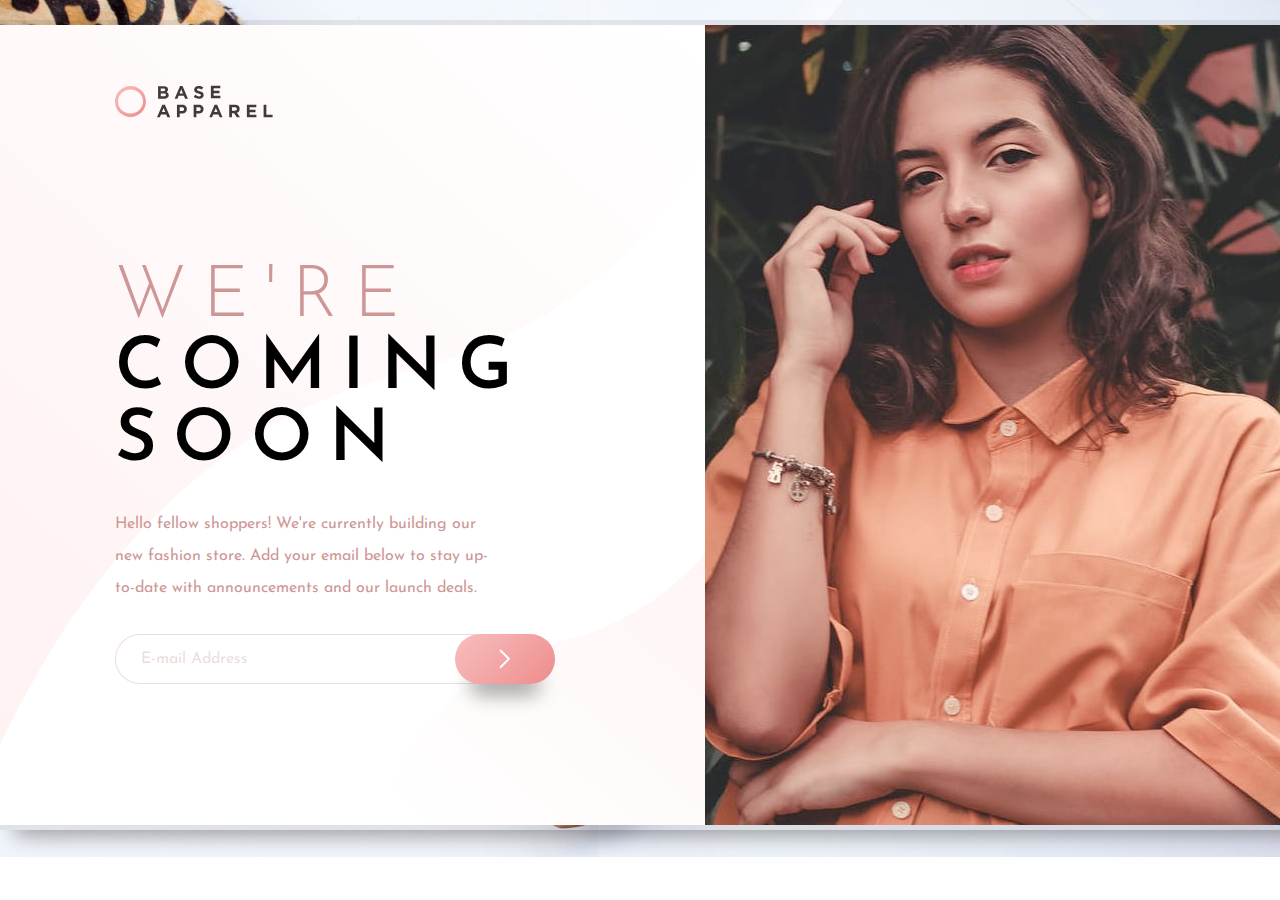
<file: 02-apparel-layout/index.html>
<!DOCTYPE html>
<html lang="en">
	<head>
		<meta charset="UTF-8" />
		<meta name="viewport" content="width=device-width, initial-scale=1.0" />
		<link
			rel="icon"
			type="image/png"
			sizes="32x32"
			href="./images/favicon-32x32.png"
		/>
		<link rel="stylesheet" href="main.css" />
		<title>Frontend Mentor | Base Apparel coming soon page</title>
		<link rel="preconnect" href="https://fonts.googleapis.com" />
		<link rel="preconnect" href="https://fonts.gstatic.com" crossorigin />
		<link
			href="https://fonts.googleapis.com/css2?family=Josefin+Sans:wght@300;400;600&display=swap"
			rel="stylesheet"
		/>
	</head>

	<body>
		<div class="preview">
			<main>
				<div class="wrapper">
					<header>
						<img class="logo" src="images/logo.svg" alt="" />
						<div class="hamburger">
							<div class="bar-top"></div>
							<div class="bar-mid"></div>
							<div class="bar-bot"></div>
						</div>
					</header>

					<div class="mobile-hero">
						<img src="images/hero-mobile.jpg" alt="" />
					</div>

					<div class="menu">
						<a href="#about">About <span>Us</span></a>
					</div>

					<section>
						<h1>
							<span>We're</span><br />
							coming<br />
							soon<br />
						</h1>
						<p>
							Hello fellow shoppers! We're currently building our
							new fashion store. Add your email below to stay
							up-to-date with announcements and our launch deals.
						</p>
					</section>

					<form action="">
						<label for="email"></label>
						<input
							type="email"
							id="email"
							name="email"
							placeholder="E-mail Address"
						/><button type="submit"></button>
						<p class="message error">
							Please provide a valid e-mail.
						</p>
					</form>
				</div>

				<aside>
					<img class="hero" src="images/hero-desktop.jpg" alt="" />
				</aside>
			</main>
		</div>

		<script src="app.js"></script>
	</body>
</html>
</file>
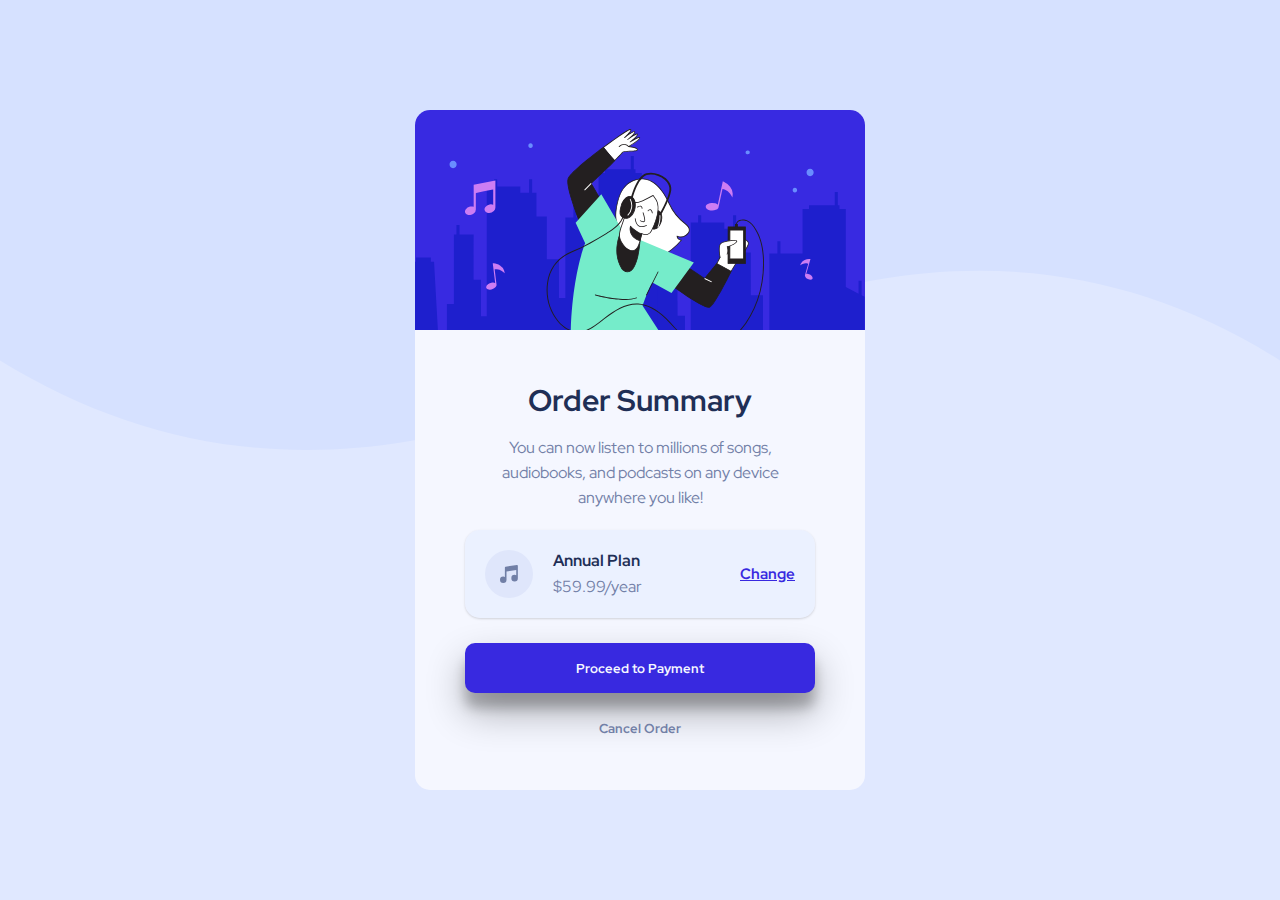
<file: 03-order-summary-component/index.html>
<!DOCTYPE html>
<html lang="en">
	<head>
		<meta charset="UTF-8" />
		<meta name="viewport" content="width=device-width, initial-scale=1.0" />
		<link rel="preconnect" href="https://fonts.googleapis.com" />
		<link rel="preconnect" href="https://fonts.gstatic.com" crossorigin />
		<link
			href="https://fonts.googleapis.com/css2?family=Red+Hat+Display:wght@500;700;900&display=swap"
			rel="stylesheet"
		/>
		<link rel="stylesheet" href="main.css" />
		<title>Order Summary Card</title>
	</head>
	<body>
		<section class="container">
			<div class="order-header">
				<img
					class="hero"
					src="./images/illustration-hero.svg"
					alt="illustration"
				/>
			</div>

			<div class="order-content">
				<div class="order-summary">
					<h1 class="order-title">Order Summary</h1>
					<p class="order-desc">
						You can now listen to millions of songs, audiobooks, and
						podcasts on any device anywhere you like!
					</p>
				</div>

				<div class="order-details">
					<div class="order">
						<img
							class="details-img"
							src="./images/icon-music.svg"
							alt="music icon"
						/>
						<div class="order-info">
							<h4 class="details-title">Annual Plan</h4>
							<p class="details-price">$59.99/year</p>
						</div>
					</div>
					<a href="#" class="details-action">Change</a>
				</div>

				<div class="order-buttons">
					<button class="btn btn-proceed">Proceed to Payment</button>
					<button class="btn btn-cancel">Cancel Order</button>
				</div>
			</div>
		</section>
	</body>
</html>
</file>
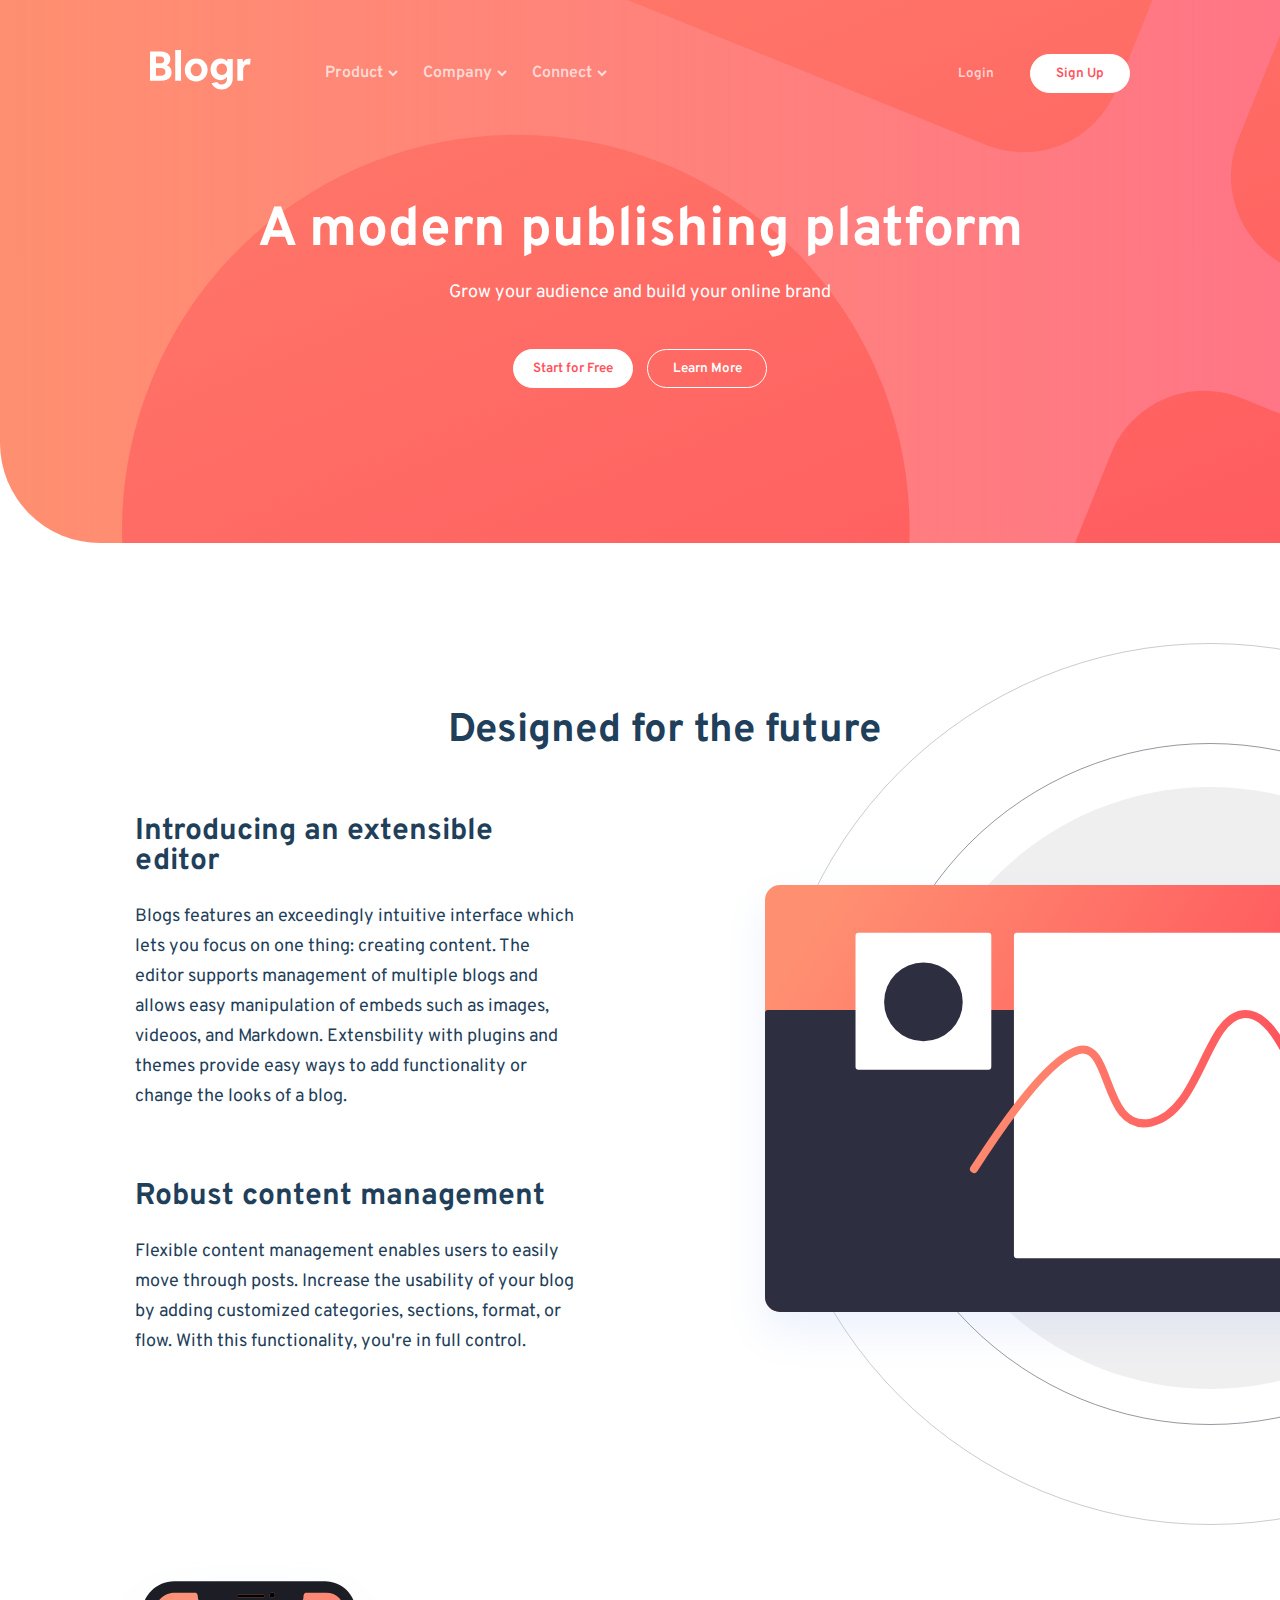
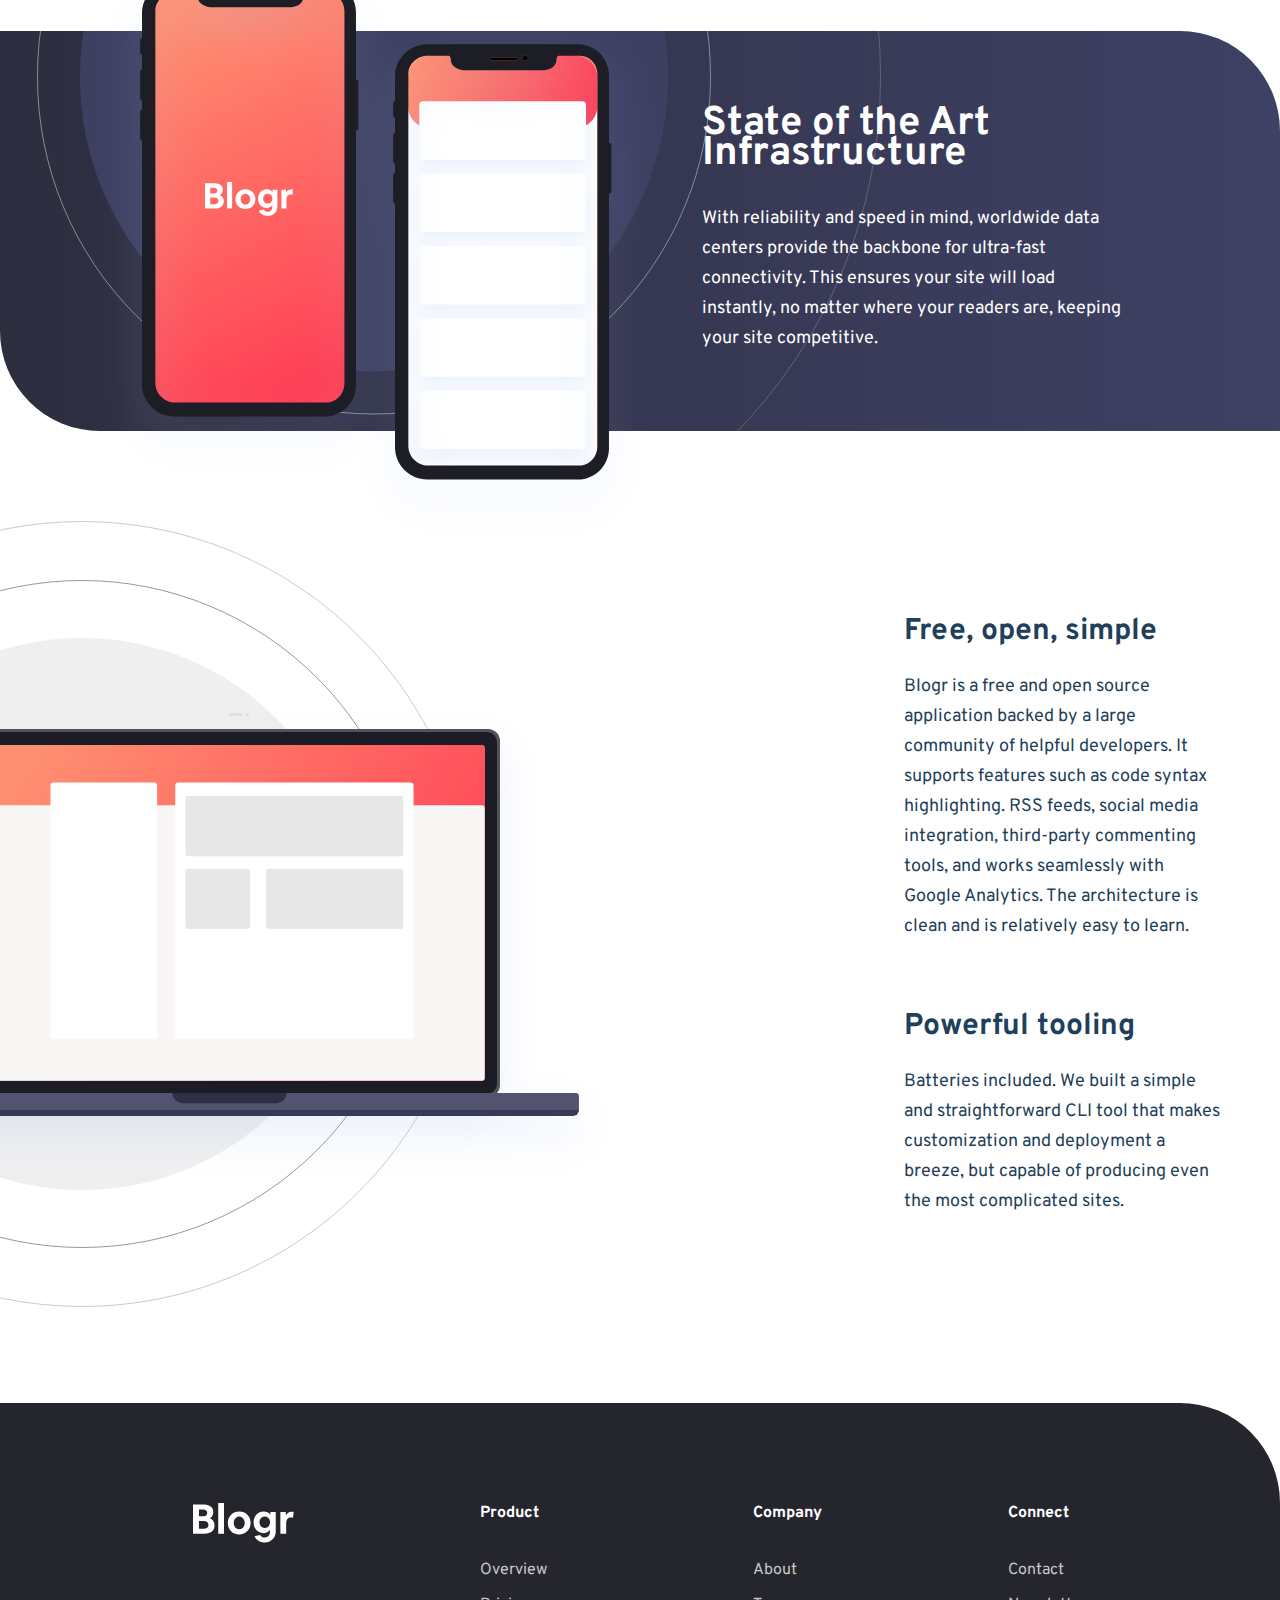
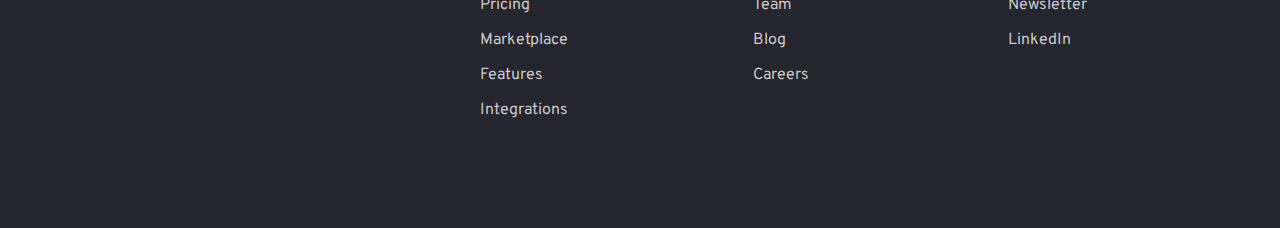
<file: 04-blogr-layout/index.html>
<!DOCTYPE html>
<html lang="en">
	<head>
		<meta charset="UTF-8" />
		<meta name="viewport" content="width=device-width, initial-scale=1.0" />
		<link rel="stylesheet" href="main.css" />
		<link rel="preconnect" href="https://fonts.googleapis.com" />
		<link rel="preconnect" href="https://fonts.gstatic.com" crossorigin />
		<link
			href="https://fonts.googleapis.com/css2?family=Overpass:wght@300;600&family=Ubuntu:wght@400;500;700&display=swap"
			rel="stylesheet"
		/>
		<title>[Blogr]</title>
	</head>
	<body>
		<div class="wrapper">
			<header class="header">
				<nav class="header-nav">
					<div class="header-nav__logo">
						<img class="logo" src="./images/logo.svg" alt="Logo" />
					</div>
					<div class="header-nav__wrapper">
						<div>
							<ul class="header-nav__links">
								<li>
									Product<img
										src="./images/icon-arrow-light.svg"
										alt="Arrow"
									/>
								</li>
								<li>
									Company<img
										src="./images/icon-arrow-light.svg"
										alt="Arrow"
									/>
								</li>
								<li>
									Connect<img
										src="./images/icon-arrow-light.svg"
										alt="Arrow"
									/>
								</li>
							</ul>
						</div>
						<div class="header-nav__actions">
							<button class="header-btn__login">Login</button>
							<button class="header-btn__signup">Sign Up</button>
						</div>
					</div>
				</nav>

				<div class="header-hero__wrapper">
					<div class="header-hero">
						<h1 class="header-hero__heading">
							A modern publishing platform
						</h1>
						<p class="header-hero__text">
							Grow your audience and build your online brand
						</p>
					</div>
					<div class="cta">
						<button class="cta-btn__start">Start for Free</button>
						<button class="cta-btn__learn">Learn More</button>
					</div>
				</div>
			</header>

			<section class="section-editor">
				<div>
					<h2 class="section-editor__title">
						Designed for the future
					</h2>
				</div>

				<div class="section-editor__wrapper">
					<div class="section-editor__content">
						<div class="section-editor__sub">
							<h3 class="section-editor__heading">
								Introducing an extensible editor
							</h3>
							<p class="section-editor__text">
								Blogs features an exceedingly intuitive
								interface which lets you focus on one thing:
								creating content. The editor supports management
								of multiple blogs and allows easy manipulation
								of embeds such as images, videoos, and Markdown.
								Extensbility with plugins and themes provide
								easy ways to add functionality or change the
								looks of a blog.
							</p>
						</div>

						<div class="section-editor__sub">
							<h3 class="section-editor__heading">
								Robust content management
							</h3>
							<p class="section-editor__text">
								Flexible content management enables users to
								easily move through posts. Increase the
								usability of your blog by adding customized
								categories, sections, format, or flow. With this
								functionality, you're in full control.
							</p>
						</div>
					</div>

					<div class="section-editor__image">
						<img
							class="image-editor"
							src="./images/illustration-editor-desktop.svg"
							alt="Editor"
						/>
					</div>
				</div>
			</section>

			<section class="section-phones">
				<div class="section-phones__image">
					<img
						class="image-phones"
						src="./images/illustration-phones.svg"
						alt="Phones"
					/>
				</div>

				<div class="section-phones__sub">
					<h2 class="section-phones__heading">
						State of the Art Infrastructure
					</h2>
					<p class="section-phones__text">
						With reliability and speed in mind, worldwide data
						centers provide the backbone for ultra-fast
						connectivity. This ensures your site will load
						instantly, no matter where your readers are, keeping
						your site competitive.
					</p>
				</div>
			</section>

			<section class="section-laptop">
				<div class="section-laptop__image">
					<img
						class="image-laptop"
						src="./images/illustration-laptop-desktop.svg"
						alt="Laptop"
					/>
				</div>

				<div class="section-laptop__content">
					<div class="section-laptop__sub">
						<h3 class="section-laptop__heading">
							Free, open, simple
						</h3>
						<p class="section-laptop__text">
							Blogr is a free and open source application backed
							by a large community of helpful developers. It
							supports features such as code syntax highlighting.
							RSS feeds, social media integration, third-party
							commenting tools, and works seamlessly with Google
							Analytics. The architecture is clean and is
							relatively easy to learn.
						</p>
					</div>

					<div class="section-laptop__sub">
						<h3 class="section-laptop__heading">
							Powerful tooling
						</h3>
						<p class="section-laptop__text">
							Batteries included. We built a simple and
							straightforward CLI tool that makes customization
							and deployment a breeze, but capable of producing
							even the most complicated sites.
						</p>
					</div>
				</div>
			</section>

			<footer class="footer">
				<div class="footer-logo">
					<img class="logo" src="./images/logo.svg" alt="Logo" />
				</div>

				<div class="footer-product">
					<h4 class="footer-product__heading">Product</h4>
					<ul class="footer-product__nav">
						<li>Overview</li>
						<li>Pricing</li>
						<li>Marketplace</li>
						<li>Features</li>
						<li>Integrations</li>
					</ul>
				</div>

				<div class="footer-company">
					<h4 class="footer-company__heading">Company</h4>
					<ul class="footer-company__nav">
						<li>About</li>
						<li>Team</li>
						<li>Blog</li>
						<li>Careers</li>
					</ul>
				</div>

				<div class="footer-connect">
					<h4 class="footer-connect__heading">Connect</h4>
					<ul class="footer-company__nav">
						<li>Contact</li>
						<li>Newsletter</li>
						<li>LinkedIn</li>
					</ul>
				</div>
			</footer>
		</div>
	</body>
</html>
</file>
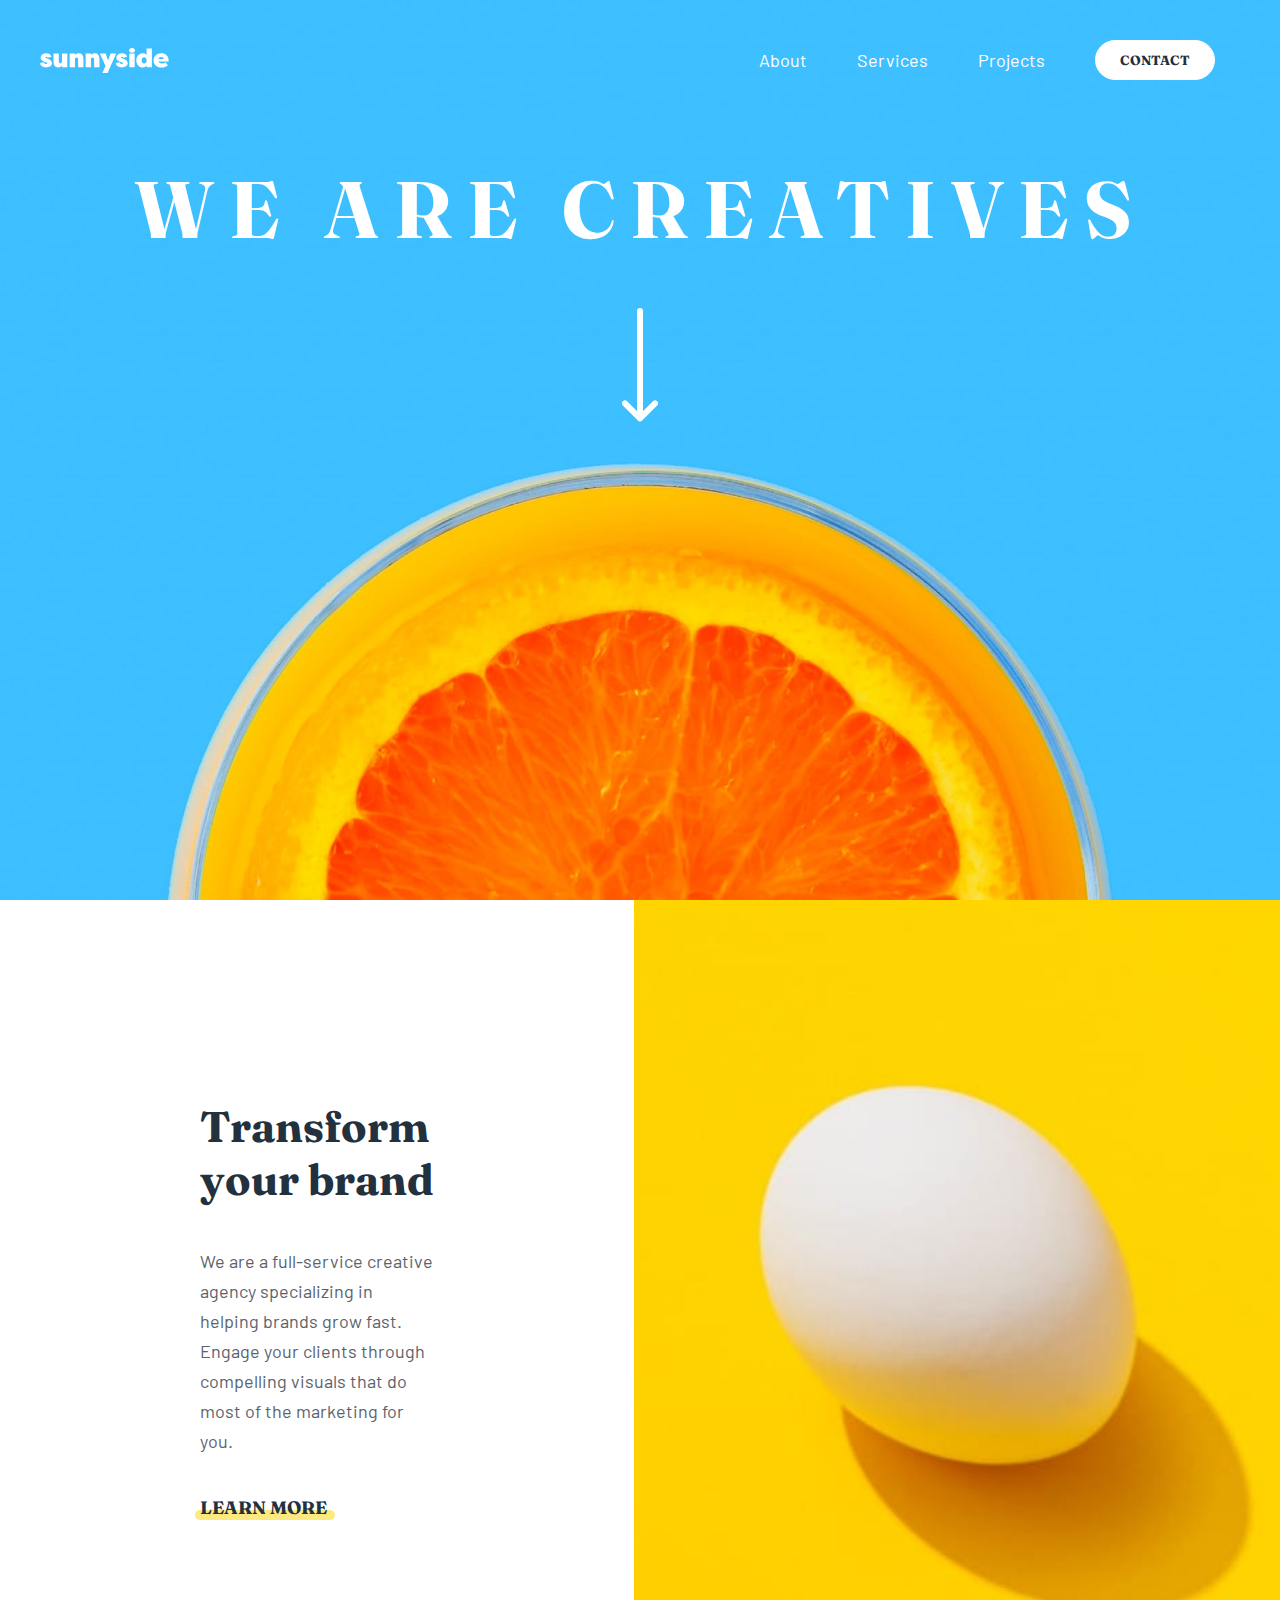
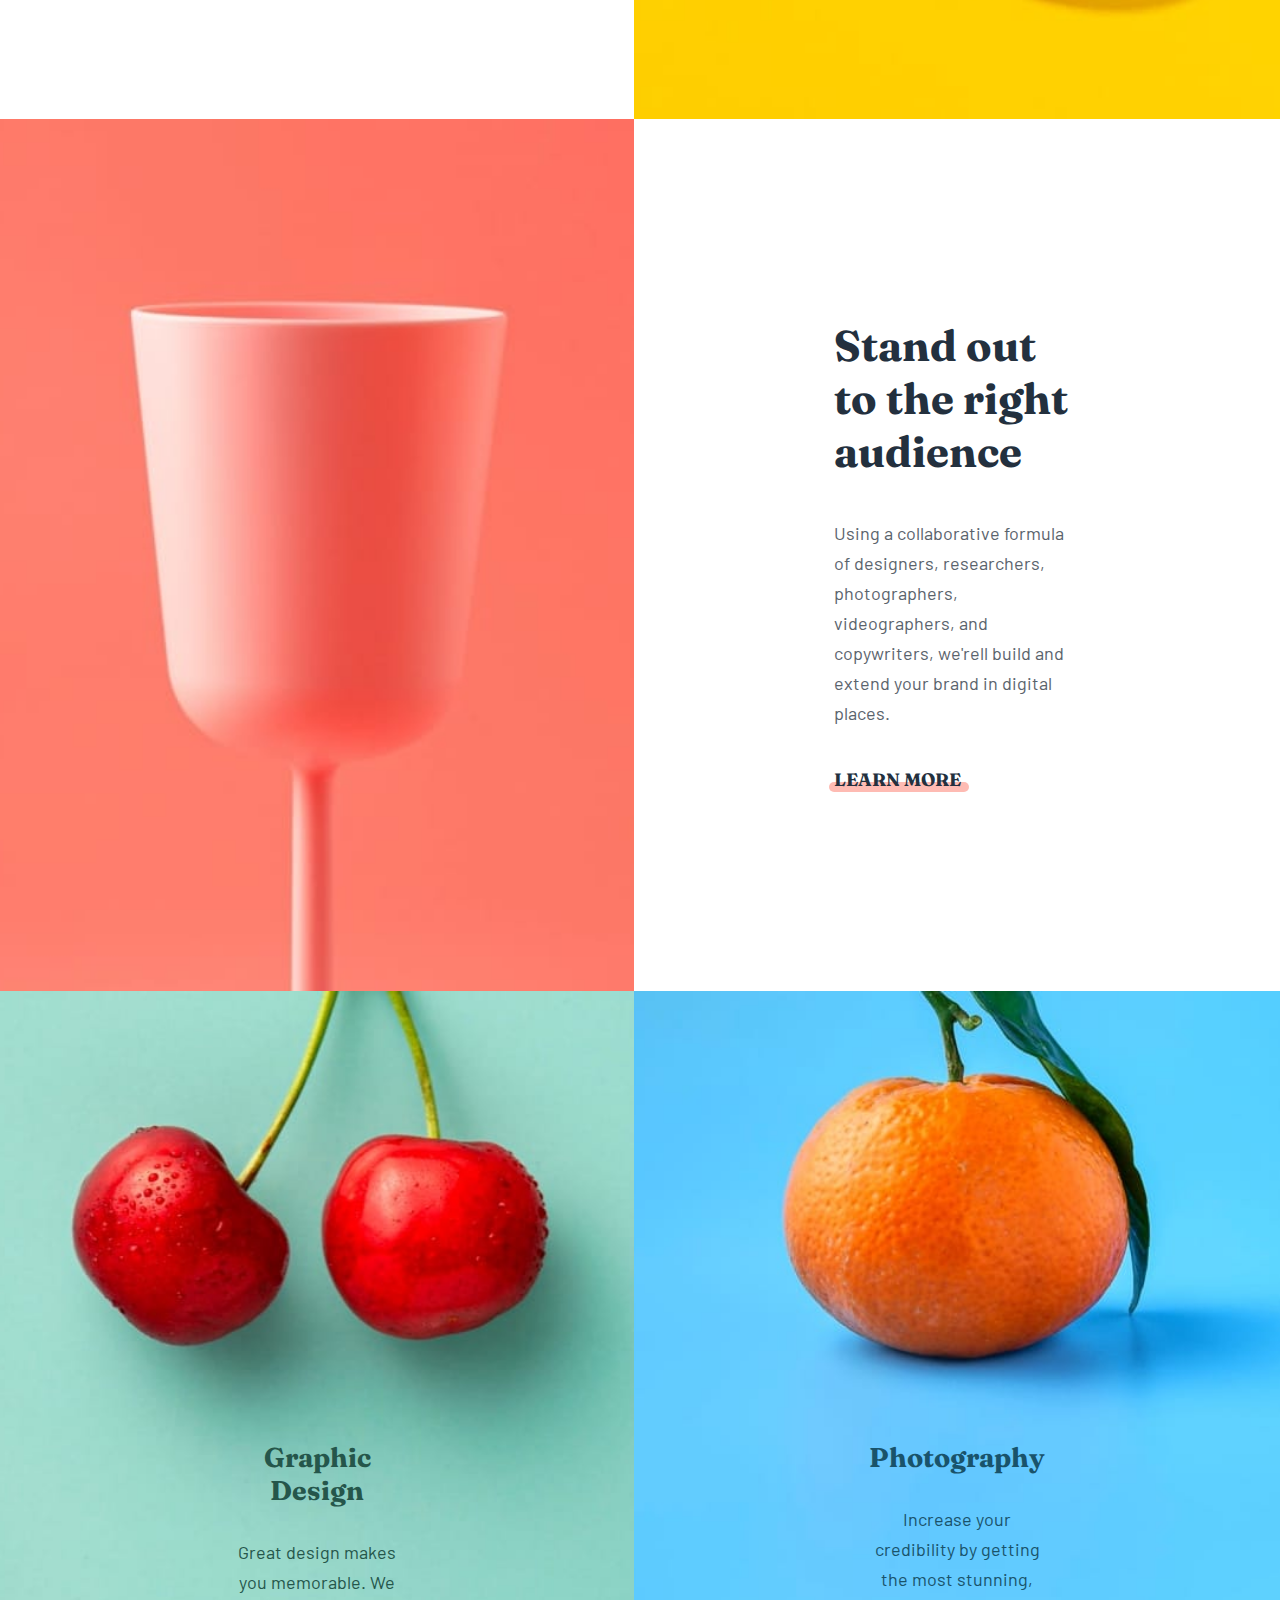
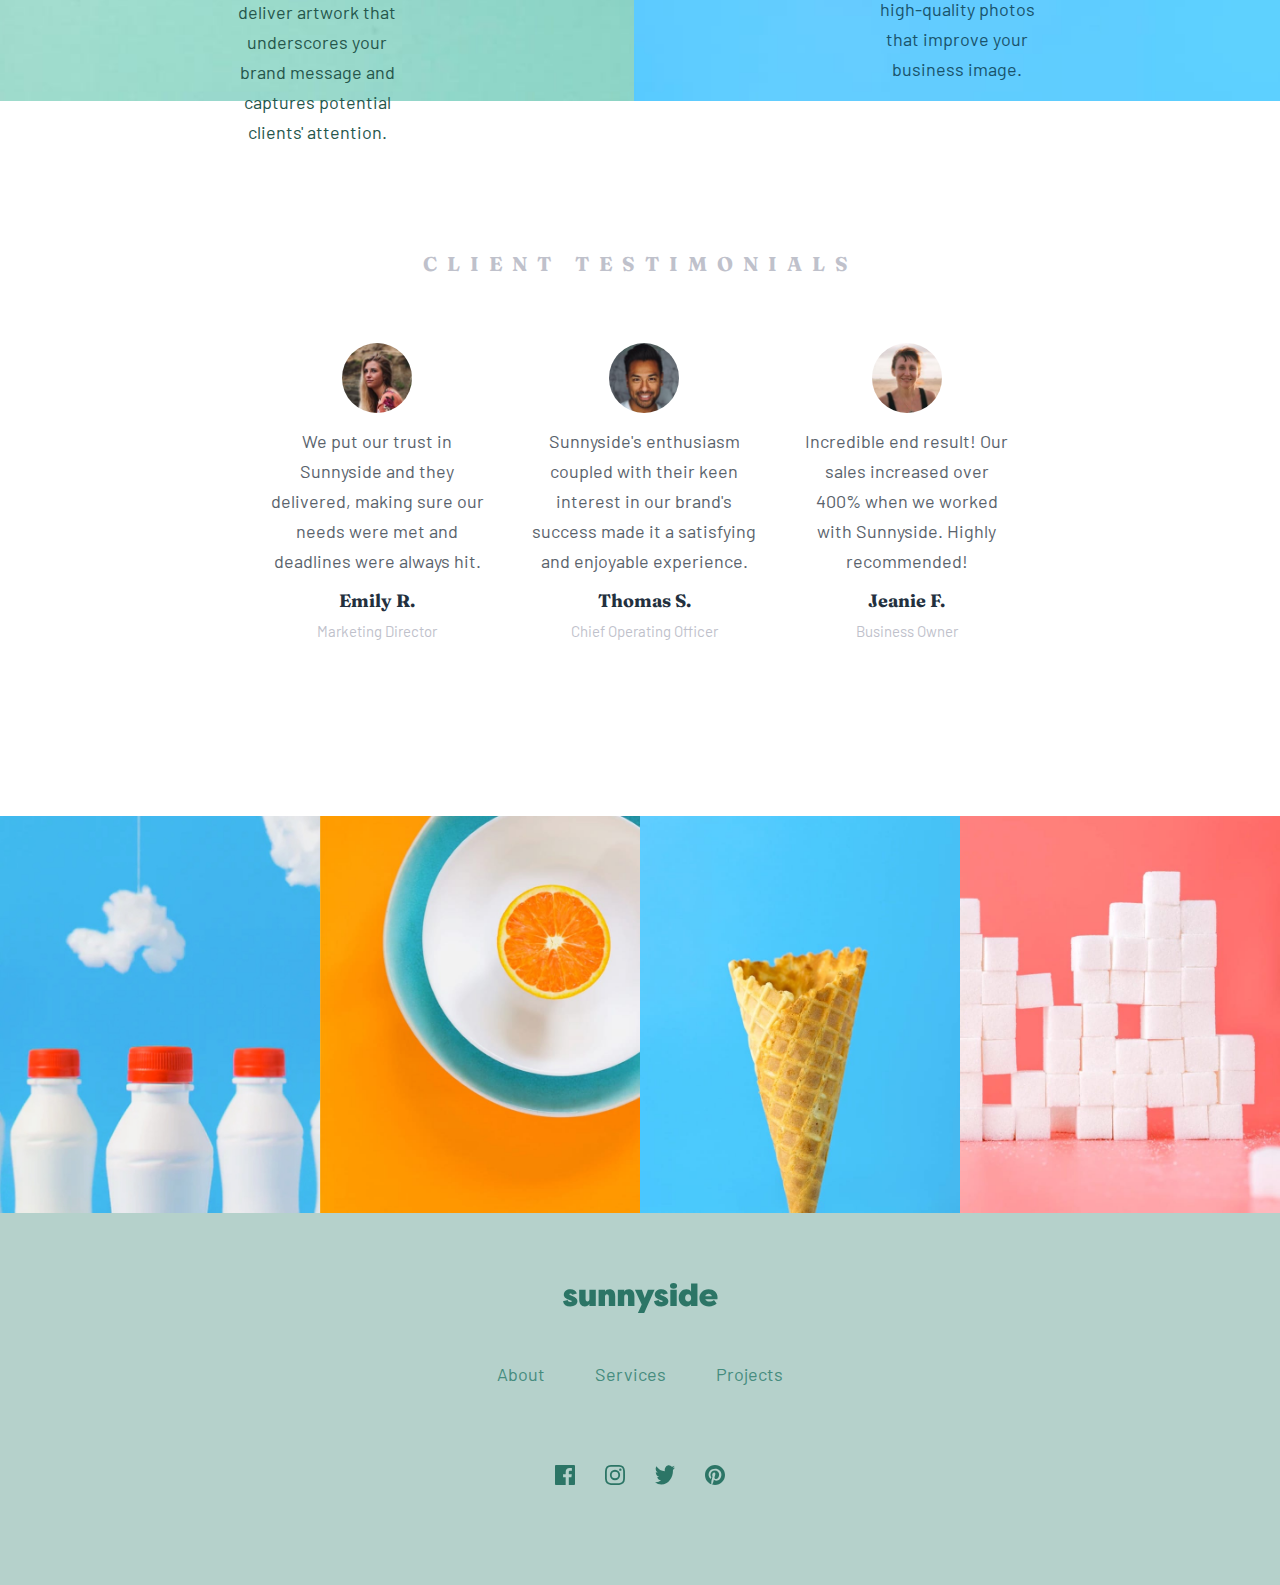
<file: 05-sunnyside-agency-layout/index.html>
<!DOCTYPE html>
<html lang="en">
	<head>
		<meta charset="UTF-8" />
		<meta name="viewport" content="width=device-width, initial-scale=1.0" />
		<title>Sunnyside Agency</title>
		<link rel="stylesheet" href="styles.css" />
		<link rel="preconnect" href="https://fonts.googleapis.com" />
		<link rel="preconnect" href="https://fonts.gstatic.com" crossorigin />
		<link
			href="https://fonts.googleapis.com/css2?family=Barlow:wght@500;600;700&family=Fraunces:ital,wght@0,600;0,700;1,900&display=swap"
			rel="stylesheet"
		/>
	</head>
	<body>
		<div class="container">
			<header class="header">
				<nav class="header-navbar">
					<img
						class="header-logo"
						src="./images/header-logo.svg"
						alt=""
					/>
					<img
						class="header-hamburger"
						src="./images/icon-hamburger.svg"
					/>
					<ul class="header-hamburger__menu">
						<li>About</li>
						<li>Services</li>
						<li>Projects</li>
						<li>
							<button class="header-hamburger__btn">
								Contact
							</button>
						</li>
					</ul>
					<ul class="header-navbar__menu">
						<li>About</li>
						<li>Services</li>
						<li>Projects</li>
						<li>
							<button class="header-navbar__btn">Contact</button>
						</li>
					</ul>
				</nav>

				<div class="header-hero">
					<h1 class="header-hero__title">We Are Creatives</h1>
					<img
						class="header-hero__arrow"
						src="./images/icon-arrow-down.svg"
						alt=""
					/>
				</div>
			</header>

			<main class="grid">
				<img
					class="section-transform__image"
					src="./images/desktop/image-transform.jpg"
					alt=""
				/>
				<div class="section-transform__container">
					<h2 class="section-transform__cta">Transform your brand</h2>
					<p class="section-transform__text">
						We are a full-service creative agency specializing in
						helping brands grow fast. Engage your clients through
						compelling visuals that do most of the marketing for
						you.
					</p>
					<h4 class="learn-more">Learn More</h4>
				</div>

				<img
					class="section-standout__image"
					src="./images/desktop/image-stand-out.jpg"
					alt=""
				/>
				<div class="section-standout__container">
					<h2 class="section-standout__cta">
						Stand out to the right audience
					</h2>
					<p class="section-standout__text">
						Using a collaborative formula of designers, researchers,
						photographers, videographers, and copywriters, we'rell
						build and extend your brand in digital places.
					</p>
					<h4 class="learn-more">Learn More</h4>
				</div>

				<section class="section-design">
					<h2 class="section-design__title">Graphic Design</h2>
					<p class="section-design__text">
						Great design makes you memorable. We deliver artwork
						that underscores your brand message and captures
						potential clients' attention.
					</p>
				</section>

				<section class="section-photography">
					<h2 class="section-photography__title">Photography</h2>
					<p class="section-photography__text">
						Increase your credibility by getting the most stunning,
						high-quality photos that improve your business image.
					</p>
				</section>

				<section class="section-testimonials">
					<h3 class="section-testimonials__title">
						Client Testimonials
					</h3>
					<div class="section-testimonials__container">
						<div class="section-testimonials__client">
							<img
								class="client-image"
								src="./images/image-emily.jpg"
								alt=""
							/>
							<p class="client-quote">
								We put our trust in Sunnyside and they
								delivered, making sure our needs were met and
								deadlines were always hit.
							</p>
							<div class="client-signature">
								<h4 class="client-name">Emily R.</h4>
								<p class="client-title">Marketing Director</p>
							</div>
						</div>

						<div class="section-testimonials__client">
							<img
								class="client-image"
								src="./images/image-thomas.jpg"
								alt=""
							/>
							<p class="client-quote">
								Sunnyside's enthusiasm coupled with their keen
								interest in our brand's success made it a
								satisfying and enjoyable experience.
							</p>
							<div class="client-signature">
								<h4 class="client-name">Thomas S.</h4>
								<p class="client-title">
									Chief Operating Officer
								</p>
							</div>
						</div>

						<div class="section-testimonials__client">
							<img
								class="client-image"
								src="./images/image-jennie.jpg"
								alt=""
							/>
							<p class="client-quote">
								Incredible end result! Our sales increased over
								400% when we worked with Sunnyside. Highly
								recommended!
							</p>
							<div class="client-signature">
								<h4 class="client-name">Jeanie F.</h4>
								<p class="client-title">Business Owner</p>
							</div>
						</div>
					</div>
				</section>

				<section class="section-gallery">
					<img
						class="section-gallery__image"
						src="./images/desktop/image-gallery-milkbottles.jpg"
						alt=""
					/>
					<img
						class="section-gallery__image"
						src="./images/desktop/image-gallery-orange.jpg"
						alt=""
					/>
					<img
						class="section-gallery__image"
						src="./images/desktop/image-gallery-cone.jpg"
						alt=""
					/>
					<img
						class="section-gallery__image"
						src="./images/desktop/image-gallery-sugarcubes.jpg"
						alt=""
					/>
				</section>

				<section class="section-gallery__mobile">
					<img
						class="section-gallery__mobile-image"
						src="./images/mobile/image-gallery-milkbottles.jpg"
						alt=""
					/>
					<img
						class="section-gallery__mobile-image"
						src="./images/mobile/image-gallery-orange.jpg"
						alt=""
					/>
					<img
						class="section-gallery__mobile-image"
						src="./images/mobile/image-gallery-cone.jpg"
						alt=""
					/>
					<img
						class="section-gallery__mobile-image"
						src="./images/mobile/image-gallery-sugarcubes.jpg"
						alt=""
					/>
				</section>
			</main>

			<footer class="footer">
				<img
					class="footer-logo"
					src="./images/footer-logo.svg"
					alt=""
				/>
				<div class="footer-container">
					<ul class="footer-menu">
						<li>About</li>
						<li>Services</li>
						<li>Projects</li>
					</ul>
				</div>

				<div class="footer-gallery">
					<img
						class="footer-gallery__image"
						src="./images/icon-facebook.svg"
						alt=""
					/>
					<img
						class="footer-gallery__image"
						src="./images/icon-instagram.svg"
						alt=""
					/>
					<img
						class="footer-gallery__image"
						src="./images/icon-twitter.svg"
						alt=""
					/>
					<img
						class="footer-gallery__image"
						src="./images/icon-pinterest.svg"
						alt=""
					/>
				</div>
			</footer>
		</div>

		<script src="app.js"></script>
	</body>
</html>
</file>
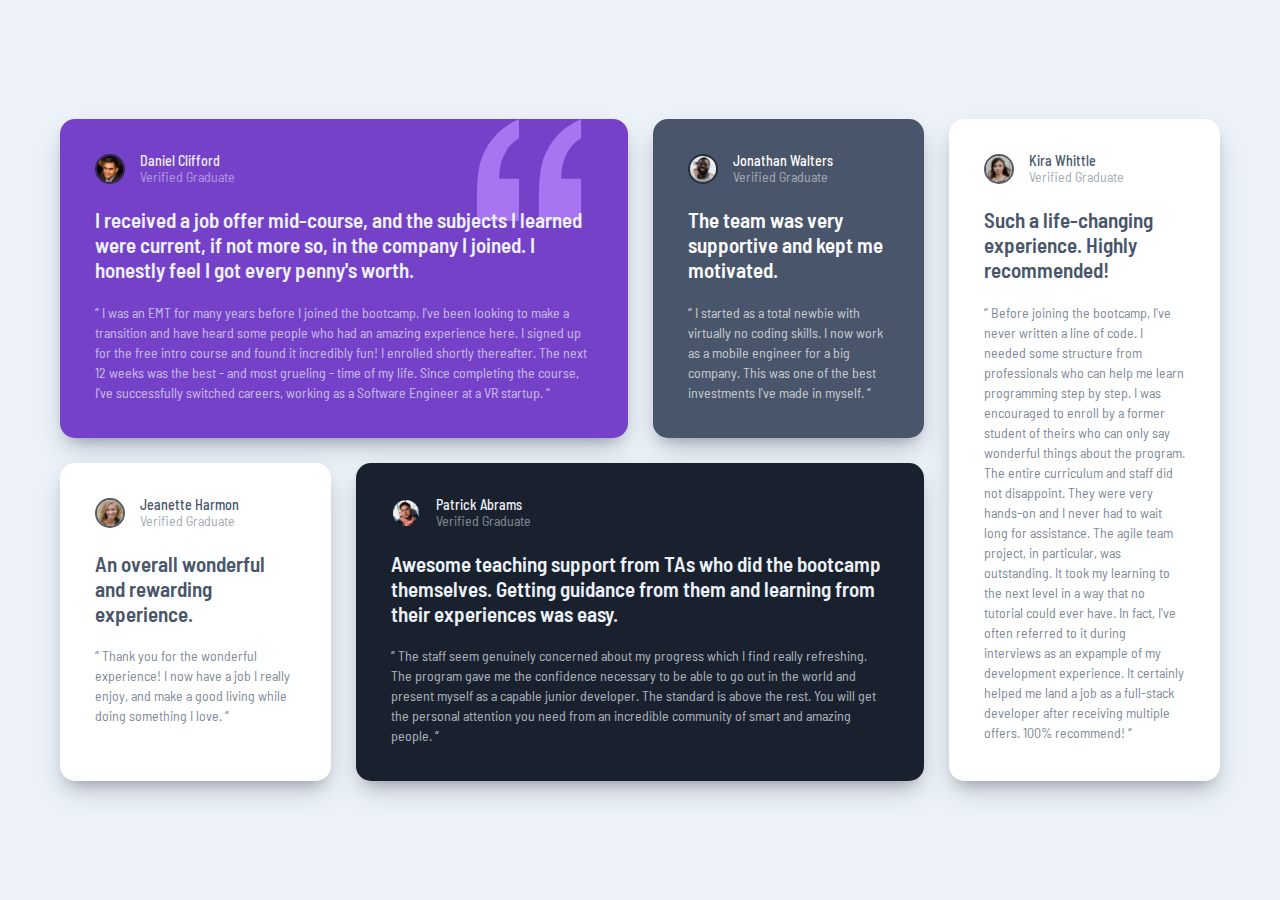
<file: 06-testimonials-component/index.html>
<!DOCTYPE html>
<html lang="en">
	<head>
		<meta charset="UTF-8" />
		<meta name="viewport" content="width=device-width, initial-scale=1.0" />
		<title>Client Testimonials Grid</title>
		<link rel="stylesheet" href="main.css" />
		<link rel="preconnect" href="https://fonts.googleapis.com" />
		<link rel="preconnect" href="https://fonts.gstatic.com" crossorigin />
		<link
			href="https://fonts.googleapis.com/css2?family=Barlow+Semi+Condensed:wght@200;300;400;500;600;700&display=swap"
			rel="stylesheet"
		/>
	</head>
	<body>
		<main class="grid">
			<article class="testimonial grid-col-span-2 quote bg-color">
				<div class="flex">
					<div>
						<img
							src="./images/image-daniel.jpg"
							alt="Daniel Clifford"
						/>
					</div>
					<div>
						<h2 class="name">Daniel Clifford</h2>
						<p class="status">Verified Graduate</p>
					</div>
				</div>
				<p>
					I received a job offer mid-course, and the subjects I
					learned were current, if not more so, in the company I
					joined. I honestly feel I got every penny's worth.
				</p>
				<p>
					“ I was an EMT for many years before I joined the bootcamp.
					I've been looking to make a transition and have heard some
					people who had an amazing experience here. I signed up for
					the free intro course and found it incredibly fun! I
					enrolled shortly thereafter. The next 12 weeks was the best
					- and most grueling - time of my life. Since completing the
					course, I've successfully switched careers, working as a
					Software Engineer at a VR startup. “
				</p>
			</article>
			<article class="testimonial bg-neutral">
				<div class="flex">
					<div>
						<img
							src="./images/image-jonathan.jpg"
							alt="Jonathan Walters"
						/>
					</div>
					<div>
						<h2 class="name">Jonathan Walters</h2>
						<p class="status">Verified Graduate</p>
					</div>
				</div>
				<p>The team was very supportive and kept me motivated.</p>
				<p>
					“ I started as a total newbie with virtually no coding
					skills. I now work as a mobile engineer for a big company.
					This was one of the best investments I've made in myself. “
				</p>
			</article>
			<article class="testimonial bg-light">
				<div class="flex">
					<div>
						<img
							src="./images/image-jeanette.jpg"
							alt="Jeanette Harmon"
						/>
					</div>
					<div>
						<h2 class="name">Jeanette Harmon</h2>
						<p class="status">Verified Graduate</p>
					</div>
				</div>
				<p>An overall wonderful and rewarding experience.</p>
				<p>
					“ Thank you for the wonderful experience! I now have a job I
					really enjoy, and make a good living while doing something I
					love. “
				</p>
			</article>
			<article class="testimonial grid-col-span-2 bg-dark">
				<div class="flex">
					<div>
						<img
							src="./images/image-patrick.jpg"
							alt="Patrick Abrams"
						/>
					</div>
					<div>
						<h2 class="name">Patrick Abrams</h2>
						<p class="status">Verified Graduate</p>
					</div>
				</div>
				<p>
					Awesome teaching support from TAs who did the bootcamp
					themselves. Getting guidance from them and learning from
					their experiences was easy.
				</p>
				<p>
					“ The staff seem genuinely concerned about my progress which
					I find really refreshing. The program gave me the confidence
					necessary to be able to go out in the world and present
					myself as a capable junior developer. The standard is above
					the rest. You will get the personal attention you need from
					an incredible community of smart and amazing people. “
				</p>
			</article>
			<article class="testimonial bg-light">
				<div class="flex">
					<div>
						<img src="./images/image-kira.jpg" alt="Kira Whittle" />
					</div>
					<div>
						<h2 class="name">Kira Whittle</h2>
						<p class="status">Verified Graduate</p>
					</div>
				</div>
				<p>Such a life-changing experience. Highly recommended!</p>
				<p>
					“ Before joining the bootcamp, I've never written a line of
					code. I needed some structure from professionals who can
					help me learn programming step by step. I was encouraged to
					enroll by a former student of theirs who can only say
					wonderful things about the program. The entire curriculum
					and staff did not disappoint. They were very hands-on and I
					never had to wait long for assistance. The agile team
					project, in particular, was outstanding. It took my learning
					to the next level in a way that no tutorial could ever have.
					In fact, I've often referred to it during interviews as an
					expample of my development experience. It certainly helped
					me land a job as a full-stack developer after receiving
					multiple offers. 100% recommend! “
				</p>
			</article>
		</main>
	</body>
</html>
</file>
<file: 02-apparel-layout/main.css>
* {
	margin: 0;
	padding: 0;
	box-sizing: border-box;
}

html {
	font-size: 62.5%;
}

body {
	font-size: 1.6rem;
	font-family: "Josefin Sans", sans-serif;
	background: url("images/bg-preview.jpg") no-repeat center/cover;
}

.preview {
	margin: 20px auto;
	display: flex;
	justify-content: center;
	align-items: center;
}

main {
	display: flex;
	border: 5px solid hsla(0, 6%, 24%, 0.1);
	box-shadow: 30px 30px 20px -25px hsla(0, 6%, 24%, 0.5);
}

.wrapper {
	display: flex;
	flex-direction: column;
	padding: 60px 150px;
	max-width: 800px;
	background-color: hsl(0, 0%, 100%);
	background-image: url("images/bg-pattern-desktop.svg");
	background-repeat: no-repeat;
	background-size: cover;
}

h1 {
	text-transform: uppercase;
	font-weight: 600;
	letter-spacing: 16px;
	font-size: 7.2rem;
	margin-top: 140px;
}

h1 span {
	color: hsl(0, 36%, 70%);
	font-weight: 300;
}

p {
	color: hsl(0, 36%, 70%);
	line-height: 2em;
	padding: 30px 0;
	margin-right: 50px;
}

.message {
	font-size: 1.4rem;
	padding: 5px 25px;
	color: hsl(0, 74%, 74%);
	display: none;
}

.menu {
	position: absolute;
	top: 200px;
	width: 375px;
	padding: 25px;
	display: none;
	text-align: center;
	text-transform: uppercase;
	letter-spacing: 0.5rem;
	background-color: hsla(0, 74%, 80%, 0.5);
	font-size: 2.5rem;
}

.menu a {
	font-weight: 600;
	color: black;
	text-decoration: none;
}

.menu a span {
	color: hsl(0, 74%, 74%);
}

input[type="email"] {
	width: 440px;
	height: 50px;
	padding-left: 25px;
	border: 1px solid hsla(0, 36%, 70%, 35%);
	border-radius: 50px;
	font-family: "Josefin Sans", sans-serif;
	font-size: 1.6rem;
	caret-color: hsl(0, 93%, 68%);
}

input::placeholder {
	font-family: "Josefin Sans", sans-serif;
	font-size: 1.6rem;
	color: hsla(0, 36%, 70%, 35%);
}

input[type="email"]:focus {
	outline: none;
	border: 1px solid hsl(0, 93%, 68%);
}

input:not(:focus):invalid ~ .error {
	display: block;
}

input:not(:focus):invalid {
	border: 2px solid hsl(0, 93%, 68%);
	background-image: url("images/icon-error.svg");
	background-repeat: no-repeat;
	background-position: 300px;
}

button[type="submit"] {
	margin-left: -100px;
	height: 50px;
	width: 100px;
	border: none;
	border-radius: 50px;
	background: url("images/icon-arrow.svg"),
		linear-gradient(135deg, hsl(0, 80%, 86%), hsl(0, 74%, 74%));
	background-repeat: no-repeat;
	background-position: center;
	position: absolute;
	box-shadow: 0px 25px 20px -15px rgba(0, 0, 0, 0.4);
}

button[type="submit"]:hover {
	cursor: pointer;
	background: url("images/icon-arrow.svg"),
		linear-gradient(135deg, hsl(0, 0%, 95%), hsl(0, 74%, 80%));
	background-repeat: no-repeat;
	background-position: center;
}

aside {
	display: flex;
}

.mobile-hero {
	display: none;
}

@media (max-width: 750px) {
	.preview {
		display: flex;
		flex-direction: column;
	}

	.wrapper {
		display: flex;
		flex-direction: column;
		min-height: 850px;
		max-width: 375px;
		padding: 0px;
	}

	header {
		display: flex;
		justify-content: space-between;
		padding: 30px;
	}

	.logo {
		height: 25px;
		width: 120px;
	}

	.hamburger {
		cursor: pointer;
	}

	.bar-top,
	.bar-mid,
	.bar-bot {
		width: 30px;
		height: 3px;
		background-color: hsl(0, 36%, 70%);
		margin: 5px;
		transition: 0.4s;
		border-radius: 10px;
	}

	.change .bar-top {
		transform: rotate(-45deg) translate(1px, 12px);
	}

	.change .bar-mid {
		opacity: 0;
	}

	.change .bar-bot {
		transform: rotate(45deg) translate(1px, -12px);
	}

	.change {
		display: block;
	}

	.mobile-hero {
		display: block;
	}

	section {
		margin-top: 70px;
		text-align: center;
	}

	h1 {
		margin: 0;
		font-size: 4rem;
		letter-spacing: 1.5rem;
	}

	p {
		font-size: 1.5rem;
		line-height: 1.5em;
		padding: 20px;
		margin: 0px;
	}

	.hero {
		display: none;
	}

	form {
		margin: 10px auto 70px auto;
	}

	input[type="email"] {
		position: relative;
		font-size: 1.5rem;
		width: 325px;
	}

	button[type="submit"] {
		position: absolute;
		margin-left: -70px;
		width: 70px;
	}

	input::placeholder {
		font-size: 1.5rem;
	}

	input:not(:focus):invalid {
		background-position: 220px;
	}
}
</file>
<file: 03-order-summary-component/main.css>
* {
	margin: 0;
	padding: 0;
	box-sizing: border-box;
	font-family: "Red Hat Display", sans-serif;
}

:root {
	--pale-blue: hsl(225, 100%, 94%);
	--bright-blue: hsl(245, 75%, 52%);
	--very-pale-blue: hsl(225, 100%, 98%);
	--desaturated-blue: hsl(224, 23%, 55%);
	--dark-blue: hsl(223, 47%, 23%);
}

html {
	font-size: 62.5%;
}

body {
	font-size: 1.6rem;
	background-image: url("./images/pattern-background-desktop.svg");
	background-color: var(--pale-blue);
	background-size: 100% calc(100vh - 50%);
	background-repeat: no-repeat;
	min-height: 100vh;
	display: grid;
	place-items: center;
}

.container {
	background-color: var(--very-pale-blue);
	margin: 0 auto;
	width: 450px;
	height: 680px;
	border-radius: 15px;
}

.hero {
	border-radius: 15px 15px 0px 0px;
}

.order-content {
	display: flex;
	flex-direction: column;
	align-items: center;
	padding: 25px;
}

.order-summary {
	padding: 20px 50px;
	text-align: center;
}

.order-title {
	margin-bottom: 15px;
	font-size: 30px;
	color: var(--dark-blue);
}

.order-desc {
	line-height: 25px;
	color: var(--desaturated-blue);
}

.order-details {
	display: flex;
	justify-content: space-between;
	align-items: center;
	padding: 20px;
	width: 350px;
	border-radius: 15px;
	background-color: hsla(225, 100%, 94%, 0.451);
	box-shadow: rgba(0, 0, 0, 0.1) 0px 1px 3px 0px,
		rgba(0, 0, 0, 0.06) 0px 1px 2px 0px;
}

.order {
	display: flex;
}

.order-info {
	margin-left: 20px;
}

.details-title {
	font-weight: bold;
	color: var(--dark-blue);
	margin-bottom: 5px;
}

.details-price {
	color: var(--desaturated-blue);
}

.details-action {
	color: var(--bright-blue);
	font-size: 15px;
	font-weight: bold;
}

.details-action:hover {
	color: hsla(245, 75%, 52%, 0.757);
	text-decoration: none;
}

.order-buttons {
	display: flex;
	flex-direction: column;
}

.btn {
	width: 350px;
	height: 50px;
	border: none;
	border-radius: 10px;
	cursor: pointer;
	font-weight: bold;
}

.btn-proceed {
	margin-top: 25px;
	color: var(--very-pale-blue);
	background-color: var(--bright-blue);
	box-shadow: rgba(0, 0, 0, 0.3) 0px 19px 38px,
		rgba(0, 0, 0, 0.22) 0px 15px 12px;
}

.btn-proceed:hover {
	background-color: hsla(245, 75%, 52%, 0.757);
}

.btn-proceed:active {
	transform: translateY(1px);
}

.btn-cancel {
	margin-top: 10px;
	color: var(--desaturated-blue);
	background-color: transparent;
}

.btn-cancel:hover {
	color: var(--dark-blue);
}

.btn-cancel:active {
	transform: translateY(1px);
}
</file>
<file: 04-blogr-layout/main.css>
* {
	margin: 0;
	padding: 0;
	box-sizing: border-box;
}

:root {
	/* CTA text */
	--light-red: hsl(356, 100%, 66%);
	/* CTA hover background */
	--very-light-red: hsl(355, 100%, 74%);
	/* Headings */
	--very-dark-blue: hsl(208, 49%, 24%);
	/* Text */
	--white: hsl(0, 0%, 100%);
	/* Footer text */
	--grayish-blue: hsl(240, 2%, 79%);
	/* Body copy */
	--very-dark-grayish-blue: hsl(207, 13%, 34%);
	/* Footer background */
	--very-dark-black-blue: hsl(240, 10%, 16%);
}

html {
	font-size: 62.5%;
}

body {
	font-size: 1.6rem;
	font-family: "Overpass", sans-serif;
}

.wrapper {
	max-width: 1440px;
	margin: 0 auto;
	box-shadow: rgba(0, 0, 0, 0.24) 0px 3px 8px;
	overflow: hidden;
	background-color: var(--white);
}

.header {
	color: var(--white);
	background: url("./images/bg-pattern-intro-desktop.svg"),
		linear-gradient(
			to right,
			hsl(13, 100%, 72%),
			hsla(353, 100%, 62%, 0.708)
		);
	background-position: 25% 50%;
	background-repeat: no-repeat;
	border-radius: 0px 0px 0px 100px;
}

.header-nav {
	display: flex;
	padding: 50px 150px;
}

.header-nav__logo {
	padding-right: 74px;
}

.header-nav__wrapper {
	display: flex;
	flex-grow: 1;
	justify-content: space-between;
	align-items: center;
}

.header-nav__links {
	display: flex;
	list-style: none;
	font-weight: 600;
	color: hsla(0, 0%, 100%, 0.7);
}

.header-nav__links li {
	padding-right: 25px;
}

.header-nav__links li:hover {
	color: var(--white);
	text-decoration: underline;
	cursor: pointer;
}

.header-nav__links li img {
	padding-left: 5px;
}

.header-btn__login {
	color: hsla(0, 0%, 100%, 0.7);
	font-weight: 600;
	font-family: inherit;
	border: none;
	border-radius: 25px;
	width: 100px;
	padding: 10px;
	background-color: transparent;
	cursor: pointer;
}

.header-btn__signup {
	color: var(--light-red);
	font-weight: 600;
	font-family: inherit;
	border: 1px solid var(--white);
	border-radius: 25px;
	width: 100px;
	padding: 10px;
	background-color: var(--white);
	cursor: pointer;
}

.header-btn__login:hover {
	color: var(--white);
}

.header-btn__signup:hover {
	color: var(--white);
	background-color: var(--very-light-red);
}

.header-hero__wrapper {
	text-align: center;
	padding: 50px 0px 150px;
}

.header-hero__heading {
	font-size: 5.5rem;
	padding-bottom: 15px;
}

.header-hero__text {
	font-size: 1.8rem;
}

.cta {
	margin-top: 40px;
}

.cta-btn__start {
	color: var(--light-red);
	font-weight: 600;
	font-family: inherit;
	border: 1px solid var(--white);
	border-radius: 25px;
	width: 120px;
	padding: 10px;
	margin: 5px;
	background-color: var(--white);
	cursor: pointer;
}

.cta-btn__learn {
	color: var(--white);
	font-weight: 600;
	font-family: inherit;
	border: 1px solid var(--white);
	border-radius: 25px;
	width: 120px;
	padding: 10px;
	margin: 5px;
	background-color: transparent;
	cursor: pointer;
}

.cta-btn__start:hover {
	color: var(--white);
	background-color: var(--very-light-red);
}

.cta-btn__learn:hover {
	color: var(--light-red);
	background-color: var(--white);
}

.section-editor {
	position: relative;
	display: flex;
	flex-direction: column;
	color: var(--very-dark-blue);
	padding: 100px;
}

.section-editor__title {
	position: absolute;
	top: 15%;
	left: 35%;
	font-size: 4rem;
	z-index: 1;
}

.section-editor__wrapper {
	display: flex;
}

.section-editor__content {
	display: flex;
	flex-direction: column;
	justify-content: center;
}

.section-editor__sub {
	line-height: 3rem;
	padding: 35px;
	margin-right: -100%;
}

.section-editor__heading {
	font-size: 3rem;
	padding-bottom: 25px;
}

.section-editor__text {
	font-size: 1.8rem;
}

.section-editor__image {
	transform: translateX(37rem);
}

.section-phones {
	display: flex;
	color: var(--white);
	background: url("./images/bg-pattern-circles.svg"),
		linear-gradient(to right, hsl(237, 17%, 21%), hsl(237, 23%, 32%));
	background-position: -50% 75%;
	background-repeat: no-repeat;
	border-radius: 0px 100px 0px 100px;
	padding: 100px;
	height: 400px;
}

.section-phones__image {
	transform: translateY(-170px);
}

.section-phones__sub {
	display: flex;
	flex-direction: column;
	justify-content: center;
	line-height: 30px;
	padding: 0px 50px 0px 50px;
}

.section-phones__heading {
	font-size: 4rem;
	padding-bottom: 35px;
}

.section-phones__text {
	font-size: 1.8rem;
	line-height: 3rem;
}

.section-laptop {
	display: flex;
	color: var(--very-dark-blue);
	padding: 90px;
}

.section-laptop__image {
	transform: translateX(-400px);
}

.section-laptop__content {
	display: flex;
	flex-direction: column;
	justify-content: center;
}

.section-laptop__sub {
	line-height: 3rem;
	padding: 35px;
	margin-left: -100%;
}

.section-laptop__heading {
	font-size: 3rem;
	padding-bottom: 25px;
}

.section-laptop__text {
	font-size: 1.8rem;
}

.footer {
	display: flex;
	justify-content: space-around;
	color: var(--white);
	background-color: var(--very-dark-black-blue);
	border-radius: 0px 100px 0px 0px;
	padding: 100px;
}

.footer-product__nav,
.footer-company__nav,
.footer-connect__nav {
	color: var(--grayish-blue);
	list-style: none;
	padding-top: 30px;
	line-height: 3.5rem;
}

.footer-product__nav li:hover,
.footer-company__nav li:hover,
.footer-connect__nav li:hover {
	cursor: pointer;
	text-decoration: underline;
}
</file>
<file: 05-sunnyside-agency-layout/styles.css>
* {
	margin: 0;
	padding: 0;
	box-sizing: border-box;
}

:root {
	--soft-red: hsl(7, 99%, 70%);
	--yellow: hsl(51, 100%, 49%);
	/* Graphic design text */
	--dark-desaturated-cyan: hsl(167, 40%, 24%);
	/* Photography text */
	--dark-blue: hsl(198, 62%, 26%);
	/* Footer */
	--dark-moderate-cyan: hsl(168, 34%, 41%);
	--very-dark-desaturated-blue: hsl(212, 27%, 19%);
	--very-dark-grayish-blue: hsl(213, 9%, 39%);
	--dark-grayish-blue: hsl(232, 10%, 55%);
	--grayish-blue: hsl(210, 4%, 67%);
	--white: hsl(0, 0%, 100%);
}

html {
	font-size: 62.5%;
}

body {
	font-family: "Barlow", sans-serif;
	font-size: 1.8rem;
}

h1,
h2,
h3,
h4 {
	font-family: "Fraunces", sans-serif;
}

.header {
	color: var(--white);
	background-image: url("./images/desktop/image-header.jpg");
	background-position: 50% 100%;
	background-repeat: no-repeat;
	background-size: cover;
	grid-row: 1 / 3;
	grid-column: 1 / 3;
	height: 100vh;
}

.header-logo {
	height: 2.5rem;
	cursor: pointer;
}

.header-hamburger {
	display: none;
}

.header-hamburger__menu {
	display: none;
}

.header-navbar {
	display: flex;
	justify-content: space-between;
	align-items: center;
	padding: 4rem;
}

.header-navbar__menu {
	display: flex;
	align-items: center;
	list-style: none;
	cursor: pointer;
}

.header-navbar__menu li {
	padding-inline: 2.5rem;
}

.header-navbar__menu li:hover {
	text-decoration: underline;
}

.header-navbar__btn {
	font-family: "Fraunces", sans-serif;
	text-transform: uppercase;
	font-weight: 700;
	border: 1px solid var(--white);
	border-radius: 2.5rem;
	width: 12rem;
	height: 4rem;
	padding: 1rem;
	color: var(--very-dark-desaturated-blue);
	background-color: var(--white);
	cursor: pointer;
}

.header-navbar__btn:hover {
	background-color: var(--yellow);
}

.header-hero {
	display: flex;
	flex-direction: column;
	justify-content: center;
	align-items: center;
	align-content: center;
}

.header-hero__title {
	text-align: center;
	font-size: 8rem;
	letter-spacing: 1.5rem;
	text-transform: uppercase;
	margin-top: 4rem;
}

.header-hero__arrow {
	max-width: 100%;
	margin-top: 5rem;
	cursor: pointer;
}

.header-hero__arrow:hover {
	transform: translateY(1rem);
}

.grid {
	display: grid;
	grid-template-columns: repeat(2, 1fr);
}

.section-transform__image {
	grid-column: 2 / 3;
	grid-row: 1 / 2;
	width: 100%;
	height: 100%;
	object-fit: cover;
}

.section-standout__image {
	grid-column: 1 / 2;
	grid-row: 2 / 3;
	width: 100%;
	height: 100%;
	object-fit: cover;
}

.section-transform__container,
.section-standout__container {
	padding: 20rem;
	color: var(--very-dark-desaturated-blue);
}

.section-transform__cta,
.section-standout__cta {
	font-size: 4.3rem;
}

.section-transform__text,
.section-standout__text {
	color: var(--very-dark-grayish-blue);
	line-height: 3rem;
	padding-top: 4rem;
	padding-bottom: 4rem;
}

.learn-more {
	position: relative;
	text-transform: uppercase;
	cursor: pointer;
}

.section-transform__container .learn-more::before {
	content: "";
	position: absolute;
	height: 1rem;
	width: 14rem;
	bottom: -0.1rem;
	left: -0.5rem;
	border-radius: 25rem;
	background: var(--yellow);
	opacity: 0.5;
	z-index: -1;
}

.section-standout__container .learn-more::before {
	content: "";
	position: absolute;
	height: 1rem;
	width: 14rem;
	bottom: -0.1rem;
	left: -0.5rem;
	border-radius: 25rem;
	background: var(--soft-red);
	opacity: 0.5;
	z-index: -1;
}

.section-design {
	grid-column: 1 / 2;
	background-image: url("./images/desktop/image-graphic-design.jpg");
	color: var(--dark-desaturated-cyan);
}

.section-photography {
	grid-column: 2 / 3;
	background-image: url("./images/desktop/image-photography.jpg");
	color: var(--dark-blue);
}

.section-design,
.section-photography {
	text-align: center;
	align-items: center;
	padding: 45rem 23.5rem 0rem 23.5rem;
	height: 71rem;
	background-position: center;
	background-repeat: no-repeat;
	background-size: cover;
}

.section-design__text,
.section-photography__text {
	line-height: 3rem;
	margin-top: 3rem;
}

.section-testimonials {
	grid-column: 1 / 3;
	padding: 15rem 25rem;
	text-align: center;
}

.section-testimonials__title {
	margin-bottom: 4rem;
	color: var(--dark-grayish-blue);
	opacity: 0.5;
	font-size: 2rem;
	font-size: 700;
	text-transform: uppercase;
	letter-spacing: 1rem;
}

.section-testimonials__container {
	display: flex;
}

.section-testimonials__client {
	display: flex;
	flex-direction: column;
	justify-content: space-around;
	align-items: center;
	padding: 2rem;
	height: 35rem;
}

.client-image {
	max-width: 7rem;
	border-radius: 50%;
}

.client-quote {
	color: var(--very-dark-grayish-blue);
	line-height: 3rem;
}

.client-name {
	color: var(--very-dark-desaturated-blue);
}

.client-title {
	color: var(--dark-grayish-blue);
	opacity: 0.5;
	font-size: 1.5rem;
	margin-top: 1rem;
}

.section-gallery {
	grid-column: 1 / 3;
	display: flex;
	flex-wrap: wrap;
}

.section-gallery__image {
	max-width: 25%;
}

.section-gallery__mobile {
	display: none;
}

.footer {
	grid-column: 1 / 5;
	display: flex;
	align-items: center;
	flex-direction: column;
	padding: 7rem;
	color: var(--dark-moderate-cyan);
	background-color: hsla(168, 34%, 41%, 0.4);
}

.footer-logo {
	height: 3rem;
	cursor: pointer;
}

.footer-menu {
	display: flex;
	padding: 5rem;
	list-style: none;
	justify-content: center;
}

.footer-menu li {
	padding-inline: 2.5rem;
	cursor: pointer;
}

.footer-menu li:hover {
	color: var(--white);
	text-decoration: underline;
}

.footer-gallery {
	display: flex;
	justify-content: center;
	padding: 3rem;
}

.footer-gallery__image {
	padding-inline: 1.5rem;
	cursor: pointer;
}

@media screen and (max-width: 480px) {
	.container * {
		max-width: 480px;
	}

	.header {
		background-image: url("./images/mobile/image-header.jpg");
		height: 70rem;
	}

	.header-logo {
		height: 3rem;
	}

	.header-hamburger {
		position: relative;
		display: block;
		height: 2.5rem;
		cursor: pointer;
		transition: transform 0.5s;
	}

	.rotate {
		transform: rotate(90deg);
	}

	.header-hamburger__menu {
		position: absolute;
		padding: 5rem 9rem;
		top: 11rem;
		left: 3.5rem;
		font-size: 2.5rem;
		font-weight: 600;
		text-align: center;
		color: var(--very-dark-desaturated-blue);
		background-color: var(--white);
		list-style: none;
		border: 10px solid var(--very-dark-desaturated-blue);
		border-left: 10px solid var(--yellow);
		border-top: 10px solid var(--yellow);
	}

	.header-hamburger__menu li {
		padding: 2rem;
	}

	.header-hamburger__menu li:hover {
		text-decoration: underline;
	}

	.header-hamburger__btn {
		font-family: "Fraunces", sans-serif;
		text-transform: uppercase;
		font-size: 2.2rem;
		font-weight: 700;
		border: 1px solid var(--white);
		border-radius: 5rem;
		width: 17rem;
		height: 6rem;
		padding: 1rem;
		color: var(--very-dark-desaturated-blue);
		background-color: var(--yellow);
		cursor: pointer;
	}

	.header-hamburger__btn:hover {
		border: 1px solid var(--very-dark-desaturated-blue);
		background-color: var(--white);
	}

	.show {
		display: block;
	}

	.header-navbar__menu {
		display: none;
	}

	.header-hero__title {
		margin-top: 6.5rem;
		letter-spacing: 1rem;
		font-size: 4.5rem;
	}

	.header-hero__arrow {
		margin-top: 10rem;
		height: 14rem;
	}

	.grid {
		display: grid;
		grid-template-columns: 1fr;
	}

	.section-transform__image {
		grid-row: 2 / 3;
		grid-column: 1 / 2;
	}

	.section-transform__container {
		margin: 5rem 0rem;
		text-align: center;
		padding: 3rem;
		grid-row: 3 / 4;
		grid-column: 1 / 2;
	}

	.section-transform__container .learn-more::before {
		left: 14rem;
	}

	.section-transform__text {
		font-size: 2.2rem;
		font-weight: 600;
		line-height: 3.5rem;
	}

	.section-standout__image {
		grid-row: 4 / 5;
		grid-column: 1 / 2;
	}

	.section-standout__container {
		margin: 5rem 0rem;
		text-align: center;
		padding: 3.5rem;
		grid-row: 5 / 6;
		grid-column: 1 / 2;
	}

	.section-standout__container .learn-more::before {
		left: 13.5rem;
	}

	.section-standout__text {
		font-size: 2.2rem;
		font-weight: 600;
		line-height: 3.5rem;
	}

	.section-design {
		padding: 46rem 3rem 0rem 3rem;
		font-weight: 600;
		grid-row: 6 / 7;
		grid-column: 1 / 2;
	}

	.section-design__title {
		font-size: 3.5rem;
	}

	.section-design__text {
		font-size: 2rem;
		line-height: 3.5rem;
	}

	.section-photography {
		padding: 46rem 3rem 0rem 3rem;
		font-size: 2rem;
		font-weight: 600;
		grid-row: 7 / 8;
		grid-column: 1 / 2;
	}

	.section-photography__title {
		font-size: 3.5rem;
	}

	.section-photography__text {
		font-size: 2rem;
		line-height: 3.5rem;
	}

	.section-testimonials {
		grid-row: 8 / 9;
		grid-column: 1 / 2;
	}

	.section-testimonials {
		padding: 8rem 0rem;
	}

	.section-testimonials__title {
		margin-bottom: 3rem;
		letter-spacing: 0.5rem;
	}

	.section-testimonials__container {
		display: flex;
		flex-direction: column;
	}

	.section-testimonials__client {
		padding: 0rem;
		margin: 4rem 0rem;
	}

	.client-image {
		margin-bottom: 4rem;
		max-width: 20%;
	}

	.client-quote {
		font-size: 2.2rem;
		font-weight: 600;
		padding: 0rem 4rem;
	}

	.client-name {
		margin-top: 3rem;
		font-size: 2.2rem;
		font-weight: 600rem;
	}

	.client-title {
		font-size: 1.8rem;
	}

	.section-gallery {
		display: none;
	}

	.section-gallery__mobile {
		display: flex;
		flex-wrap: wrap;
		flex: 1;
		grid-row: 9 / 10;
		grid-column: 1 / 2;
	}

	.section-gallery__mobile-image {
		max-width: 50%;
	}

	.footer {
		padding-top: 7rem;
	}

	.footer-logo {
		max-height: 4rem;
	}

	.footer-menu {
		font-weight: 600;
		font-size: 2rem;
	}
}
</file>
<file: 06-testimonials-component/main.css>
* {
	margin: 0;
	padding: 0;
	box-sizing: border-box;
}

:root {
	--moderate-violet: hsl(263, 55%, 52%);
	--very-dark-grayish-blue: hsl(217, 19%, 35%);
	--very-dark-blackish-blue: hsl(219, 29%, 14%);
	--white: hsl(0, 0%, 100%);
	--light-gray: hsl(0, 0%, 81%);
	--light-grayish-blue: hsl(210, 46%, 95%);
}

html {
	font-size: 62.5%;
}

body {
	display: grid;
	place-content: center;
	min-height: 100vh;
	font-size: 1.6rem;
	font-family: "Barlow Semi Condensed", sans-serif;
	background: var(--light-grayish-blue);
}

.flex {
	display: flex;
	gap: 1.5rem;
}

.bg-color {
	color: var(--light-grayish-blue);
	background: var(--moderate-violet);
}

.bg-dark {
	color: var(--light-grayish-blue);
	background: var(--very-dark-blackish-blue);
}

.bg-light {
	color: var(--very-dark-grayish-blue);
	background: var(--white);
}

.bg-neutral {
	color: var(--white);
	background: var(--very-dark-grayish-blue);
}

.grid {
	display: grid;
	gap: 2.5rem;
	max-width: 1200px;
	padding: 2rem;
	margin: 0 auto;
}

@media (min-width: 550px) {
	.grid {
		grid-template-columns: repeat(4, 1fr);
	}

	.testimonial:last-child {
		grid-row: 1 / 3;
		grid-column: 4 / 5;
	}

	.grid-col-span-2 {
		grid-column: span 2;
	}
}

.testimonial {
	border-radius: 1.5rem;
	padding: 3.5rem;
	box-shadow: rgba(50, 50, 93, 0.25) 0px 13px 27px -5px,
		rgba(0, 0, 0, 0.3) 0px 8px 16px -8px;
}

.testimonial.quote {
	background-image: url("./images/bg-pattern-quotation.svg");
	background-repeat: no-repeat;
	background-position: top right 10%;
}

.testimonial .name {
	font-size: 1.4rem;
	font-weight: 500;
	line-height: 1;
}

.testimonial .status {
	font-size: 1.4rem;
	font-weight: 400;
	opacity: 0.5;
}

.testimonial > p:first-of-type {
	font-size: 2.1rem;
	font-weight: 600;
	line-height: 1.2;
	padding-block: 2rem;
}

.testimonial > p:last-of-type {
	font-size: 1.4rem;
	font-weight: 400;
	line-height: 2rem;
	opacity: 0.7;
}

.testimonial img {
	width: 3rem;
	border: 2px solid hsla(217, 30%, 14%, 0.75);
	border-radius: 50%;
}
</file>
